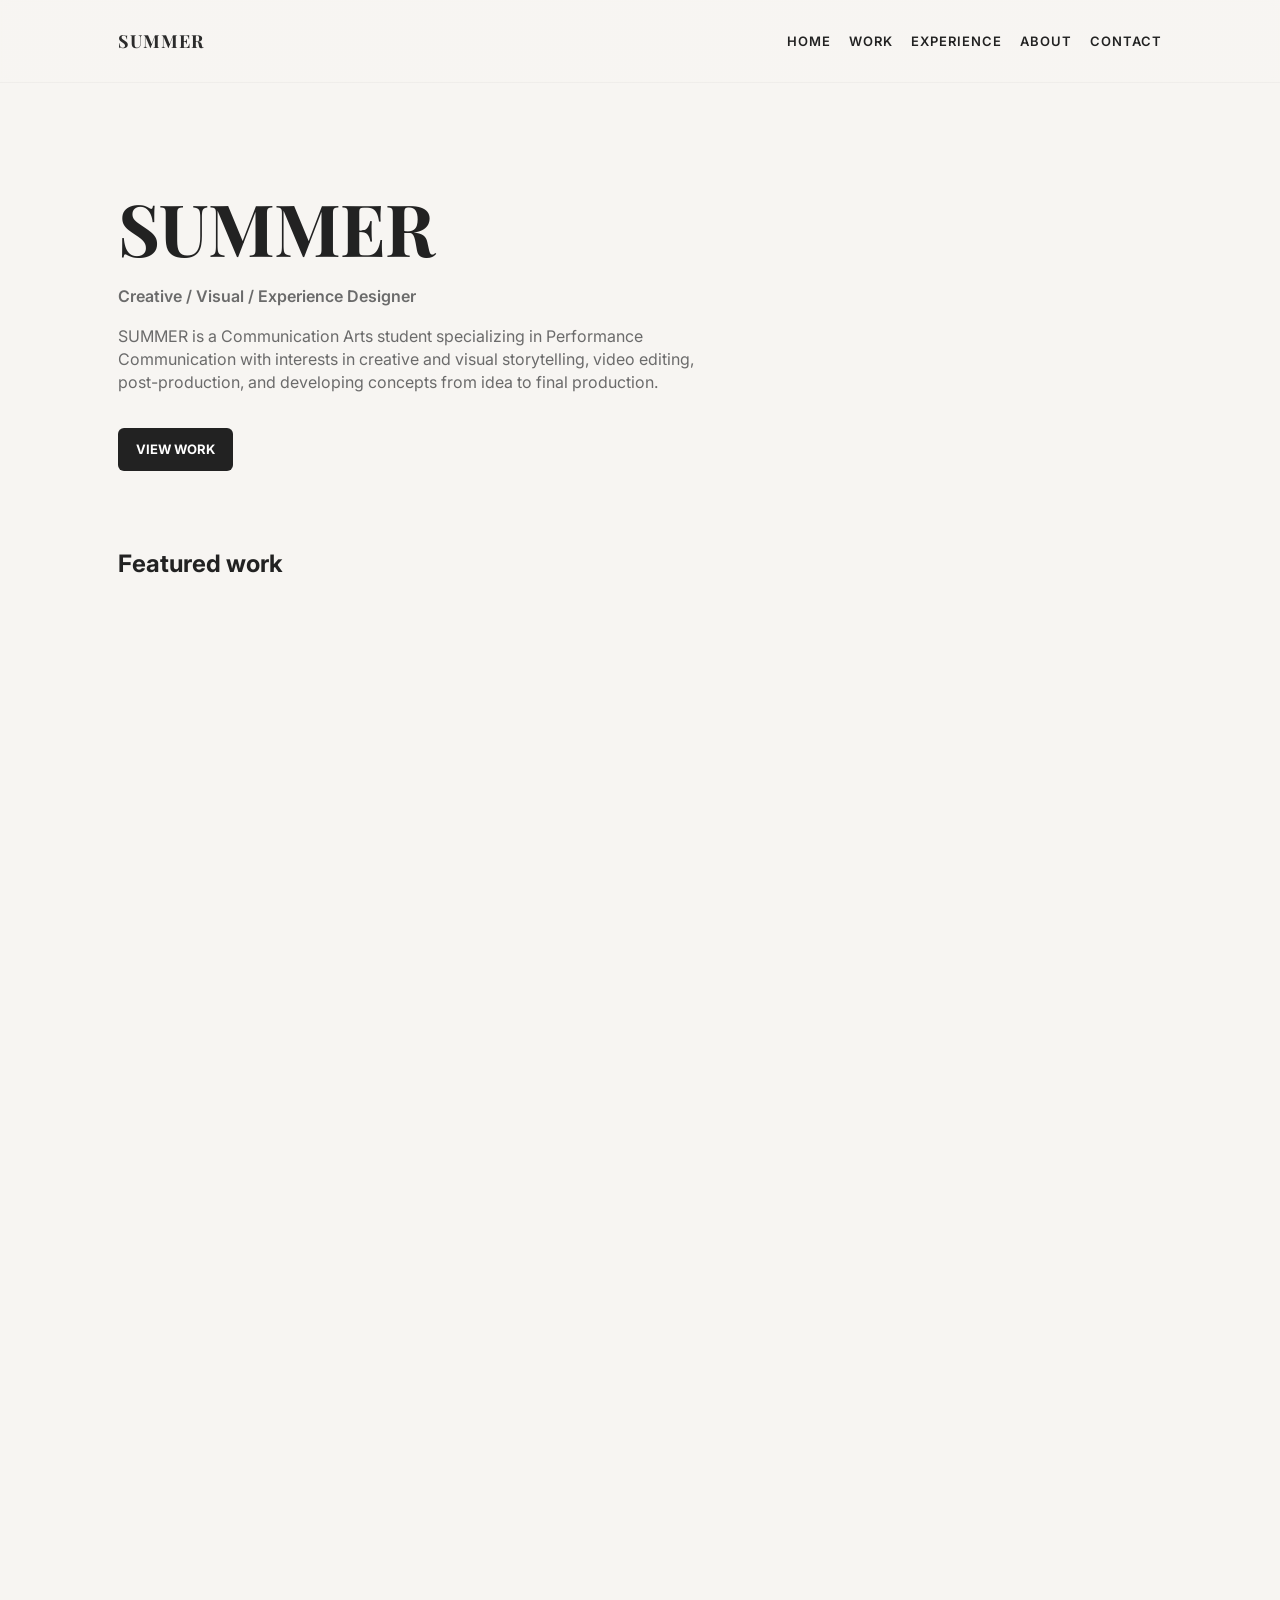
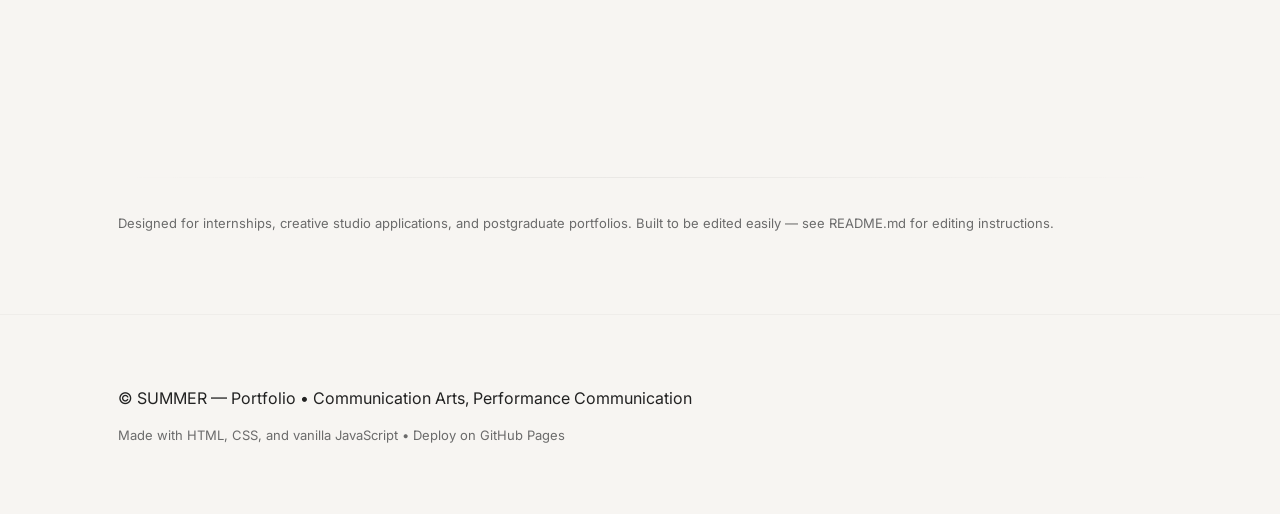
<file: index.html>
<!doctype html>
<html lang="en">
<head>
  <meta charset="utf-8" />
  <meta name="viewport" content="width=device-width,initial-scale=1" />
  <title>SUMMER — Creative / Visual / Experience Designer</title>
  <meta name="description" content="SUMMER — Communication Arts student (Performance Communication). Creative, Visual, Experience Designer — portfolio." />
  <!-- Free Google Fonts (replace if you prefer local fonts) -->
  <link href="https://fonts.googleapis.com/css2?family=Inter:wght@300;400;600;700&family=Playfair+Display:wght@400;700&display=swap" rel="stylesheet">
  <link rel="stylesheet" href="css/styles.css">
</head>
<body class="page-home">
  <a class="skip-link" href="#main">Skip to content</a>

  <header class="site-header" role="banner">
    <div class="container header-inner">
      <a class="brand" href="index.html">SUMMER</a>
      <nav class="main-nav" role="navigation" aria-label="Main navigation">
        <button id="nav-toggle" aria-expanded="false" aria-controls="nav-list" class="nav-toggle">Menu</button>
        <ul id="nav-list" class="nav-list">
          <li><a href="index.html">HOME</a></li>
          <li><a href="work.html">WORK</a></li>
          <li><a href="experience.html">EXPERIENCE</a></li>
          <li><a href="about.html">ABOUT</a></li>
          <li><a href="contact.html">CONTACT</a></li>
        </ul>
      </nav>
    </div>
  </header>

  <main id="main" class="container">
    <!-- HERO -->
    <section class="hero" aria-labelledby="hero-title">
      <div class="hero-inner">
        <h1 id="hero-title" class="hero-title">SUMMER</h1>
        <p class="hero-sub">Creative / Visual / Experience Designer</p>
        <p class="hero-caption">
          SUMMER is a Communication Arts student specializing in Performance Communication with interests in creative and visual storytelling, video editing, post-production, and developing concepts from idea to final production.
        </p>
        <p>
          <a class="cta" href="work.html">VIEW WORK</a>
        </p>
      </div>
    </section>

    <!-- FEATURED WORK -->
    <section id="featured" class="featured-work" aria-labelledby="featured-title">
      <h2 id="featured-title" class="section-title">Featured work</h2>
      <div class="grid featured-grid" id="featured-grid">
        <!-- Featured cards are rendered from projects/data.json by js/main.js.
             If you prefer, replace these with static cards and link to /projects/project.html?id=slug -->
      </div>
    </section>

    <hr class="separator" />

    <section class="intro-note">
      <p class="muted small">Designed for internships, creative studio applications, and postgraduate portfolios. Built to be edited easily — see README.md for editing instructions.</p>
    </section>
  </main>

  <footer class="site-footer" role="contentinfo">
    <div class="container footer-inner">
      <p>© SUMMER — Portfolio • Communication Arts, Performance Communication</p>
      <p class="small muted">Made with HTML, CSS, and vanilla JavaScript • Deploy on GitHub Pages</p>
    </div>
  </footer>

  <script src="js/main.js" defer></script>
</body>
</html>
</file>
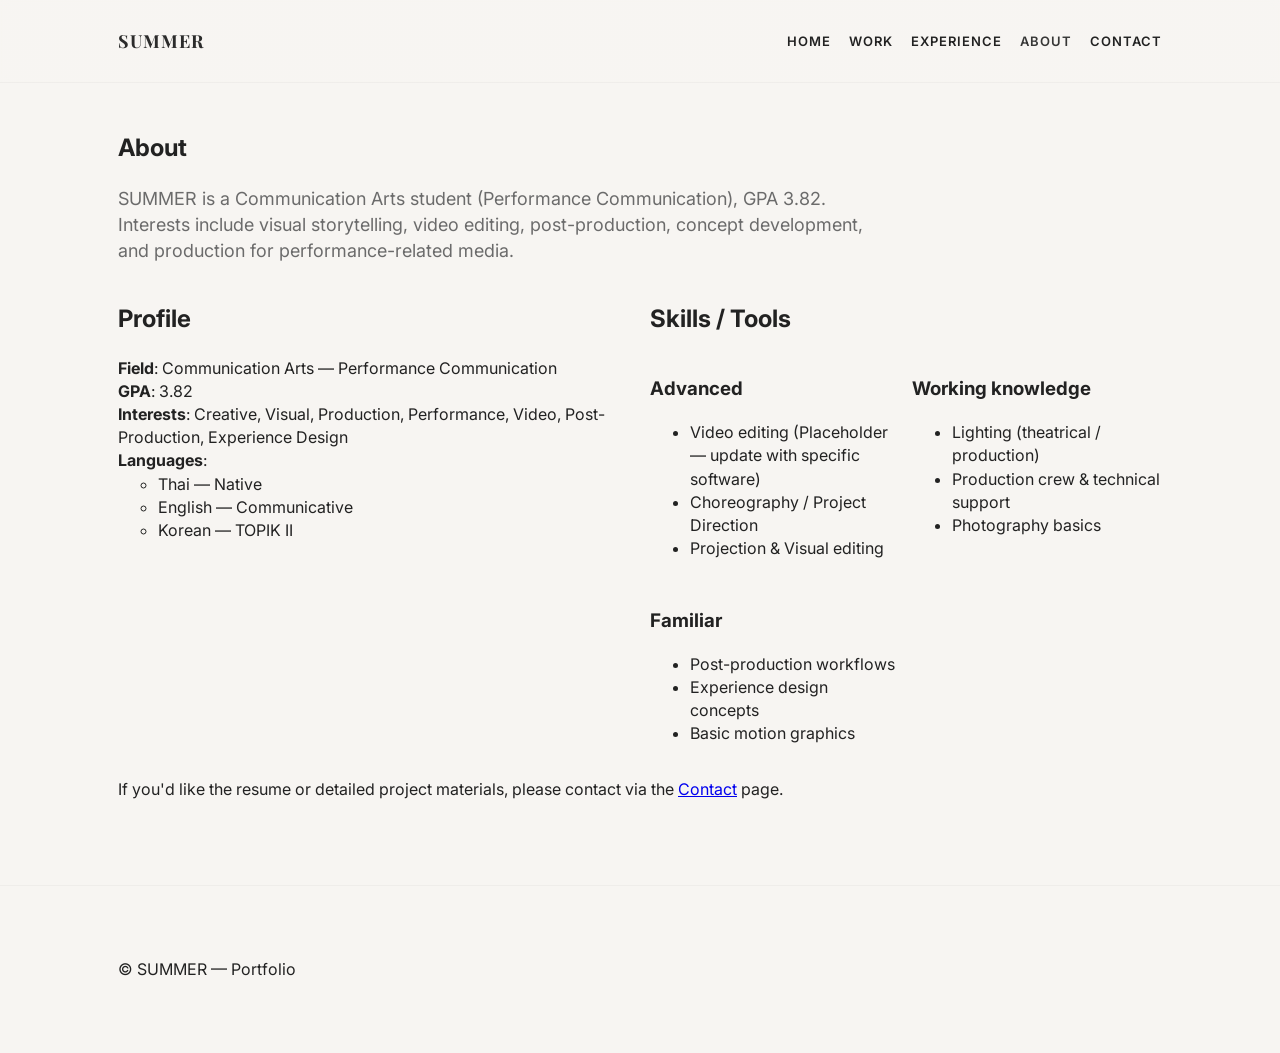
<file: about.html>
<!doctype html>
<html lang="en">
<head>
  <meta charset="utf-8" />
  <meta name="viewport" content="width=device-width,initial-scale=1" />
  <title>About — SUMMER</title>
  <link href="https://fonts.googleapis.com/css2?family=Inter:wght@300;400;600;700&family=Playfair+Display:wght@400;700&display=swap" rel="stylesheet">
  <link rel="stylesheet" href="css/styles.css">
</head>
<body class="page-about">
  <a class="skip-link" href="#about-main">Skip to content</a>

  <header class="site-header">
    <div class="container header-inner">
      <a class="brand" href="index.html">SUMMER</a>
      <nav class="main-nav" role="navigation" aria-label="Main navigation">
        <button id="nav-toggle" aria-expanded="false" aria-controls="nav-list" class="nav-toggle">Menu</button>
        <ul id="nav-list" class="nav-list">
          <li><a href="index.html">HOME</a></li>
          <li><a href="work.html">WORK</a></li>
          <li><a href="experience.html">EXPERIENCE</a></li>
          <li><a class="active" href="about.html">ABOUT</a></li>
          <li><a href="contact.html">CONTACT</a></li>
        </ul>
      </nav>
    </div>
  </header>

  <main id="about-main" class="container about-main">
    <section class="about-intro">
      <h1 class="page-heading">About</h1>
      <p class="lead">
        SUMMER is a Communication Arts student (Performance Communication), GPA 3.82. Interests include visual storytelling, video editing, post-production, concept development, and production for performance-related media.
      </p>
    </section>

    <section class="about-details">
      <div class="grid two-column">
        <div>
          <h2>Profile</h2>
          <ul class="profile-list">
            <li><strong>Field</strong>: Communication Arts — Performance Communication</li>
            <li><strong>GPA</strong>: 3.82</li>
            <li><strong>Interests</strong>: Creative, Visual, Production, Performance, Video, Post-Production, Experience Design</li>
            <li><strong>Languages</strong>:
              <ul>
                <li>Thai — Native</li>
                <li>English — Communicative</li>
                <li>Korean — TOPIK II</li>
              </ul>
            </li>
          </ul>
        </div>
        <div>
          <h2>Skills / Tools</h2>
          <div class="skills-grid">
            <div>
              <h3>Advanced</h3>
              <ul>
                <li>Video editing (Placeholder — update with specific software)</li>
                <li>Choreography / Project Direction</li>
                <li>Projection & Visual editing</li>
              </ul>
            </div>
            <div>
              <h3>Working knowledge</h3>
              <ul>
                <li>Lighting (theatrical / production)</li>
                <li>Production crew & technical support</li>
                <li>Photography basics</li>
              </ul>
            </div>
            <div>
              <h3>Familiar</h3>
              <ul>
                <li>Post-production workflows</li>
                <li>Experience design concepts</li>
                <li>Basic motion graphics</li>
              </ul>
            </div>
          </div>
        </div>
      </div>
    </section>

    <section class="cta-contact">
      <p>If you'd like the resume or detailed project materials, please contact via the <a href="contact.html">Contact</a> page.</p>
    </section>
  </main>

  <footer class="site-footer">
    <div class="container footer-inner">
      <p>© SUMMER — Portfolio</p>
    </div>
  </footer>
  <script src="js/main.js" defer></script>
</body>
</html>
</file>
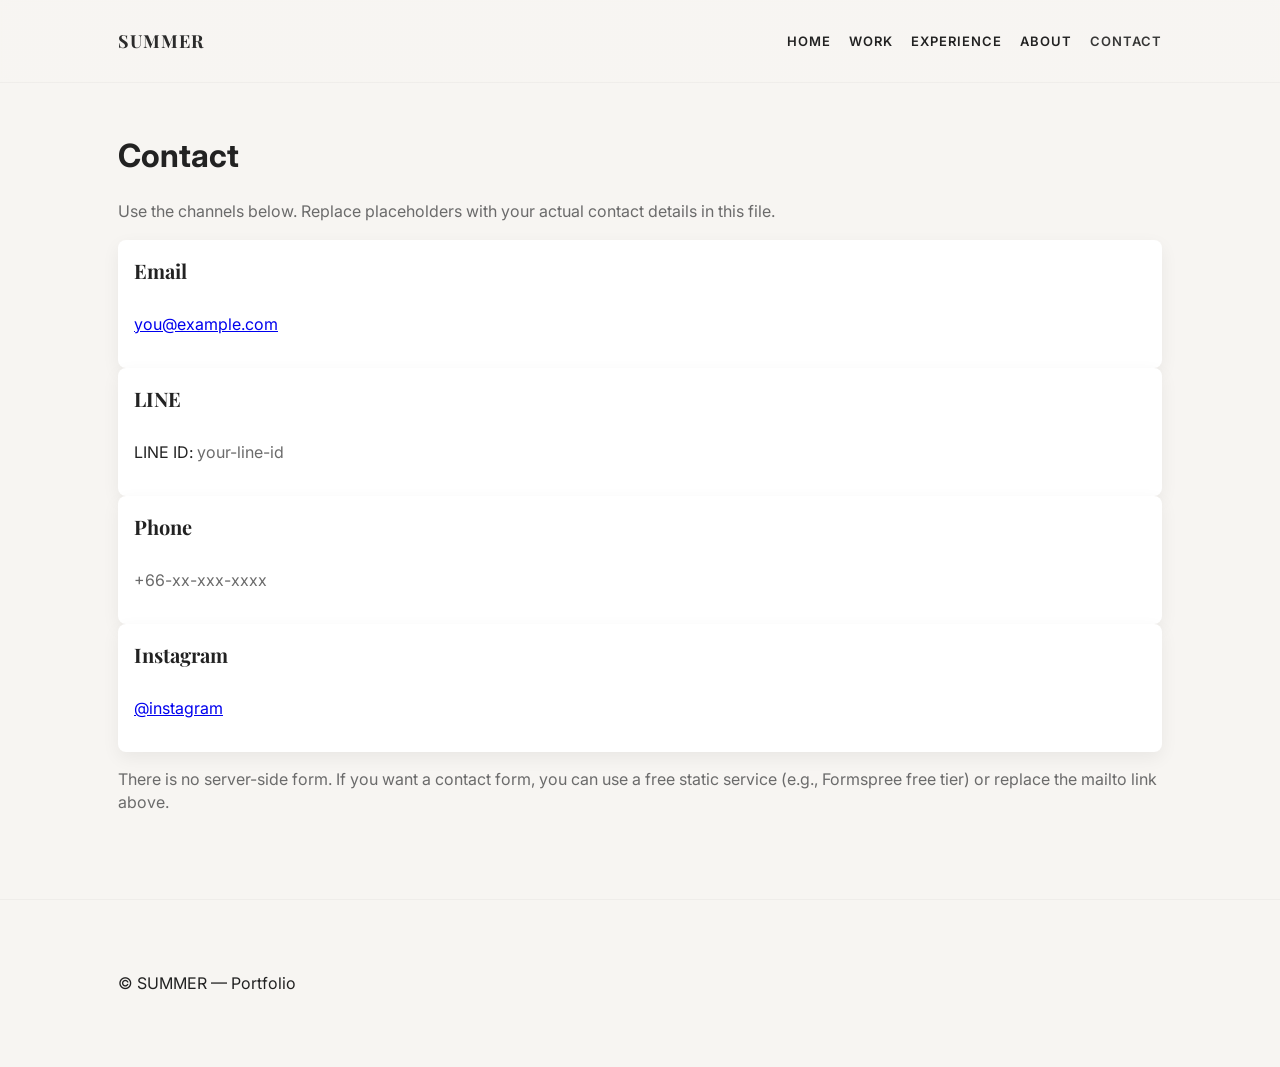
<file: contact.html>
<!doctype html>
<html lang="en">
<head>
  <meta charset="utf-8" />
  <meta name="viewport" content="width=device-width,initial-scale=1" />
  <title>Contact — SUMMER</title>
  <link href="https://fonts.googleapis.com/css2?family=Inter:wght@300;400;600;700&family=Playfair+Display:wght@400;700&display=swap" rel="stylesheet">
  <link rel="stylesheet" href="css/styles.css">
</head>
<body class="page-contact">
  <a class="skip-link" href="#contact-main">Skip to content</a>

  <header class="site-header">
    <div class="container header-inner">
      <a class="brand" href="index.html">SUMMER</a>
      <nav class="main-nav" role="navigation" aria-label="Main navigation">
        <button id="nav-toggle" aria-expanded="false" aria-controls="nav-list" class="nav-toggle">Menu</button>
        <ul id="nav-list" class="nav-list">
          <li><a href="index.html">HOME</a></li>
          <li><a href="work.html">WORK</a></li>
          <li><a href="experience.html">EXPERIENCE</a></li>
          <li><a href="about.html">ABOUT</a></li>
          <li><a class="active" href="contact.html">CONTACT</a></li>
        </ul>
      </nav>
    </div>
  </header>

  <main id="contact-main" class="container contact-main">
    <h1 class="page-heading">Contact</h1>
    <p class="muted">Use the channels below. Replace placeholders with your actual contact details in this file.</p>

    <section class="contact-cards two-column">
      <div class="card">
        <h3>Email</h3>
        <p><!-- Replace with real email address --> <a href="mailto:you@example.com">you@example.com</a></p>
      </div>
      <div class="card">
        <h3>LINE</h3>
        <p><!-- Replace with LINE ID --> LINE ID: <span class="muted">your-line-id</span></p>
      </div>
      <div class="card">
        <h3>Phone</h3>
        <p><!-- Replace with phone number --> <span class="muted">+66-xx-xxx-xxxx</span></p>
      </div>
      <div class="card">
        <h3>Instagram</h3>
        <p><!-- Replace with Instagram link --> <a href="#" rel="noopener" target="_blank">@instagram</a></p>
      </div>
    </section>

    <section class="note">
      <p class="muted">There is no server-side form. If you want a contact form, you can use a free static service (e.g., Formspree free tier) or replace the mailto link above.</p>
    </section>
  </main>

  <footer class="site-footer">
    <div class="container footer-inner">
      <p>© SUMMER — Portfolio</p>
    </div>
  </footer>

  <script src="js/main.js" defer></script>
</body>
</html>
</file>
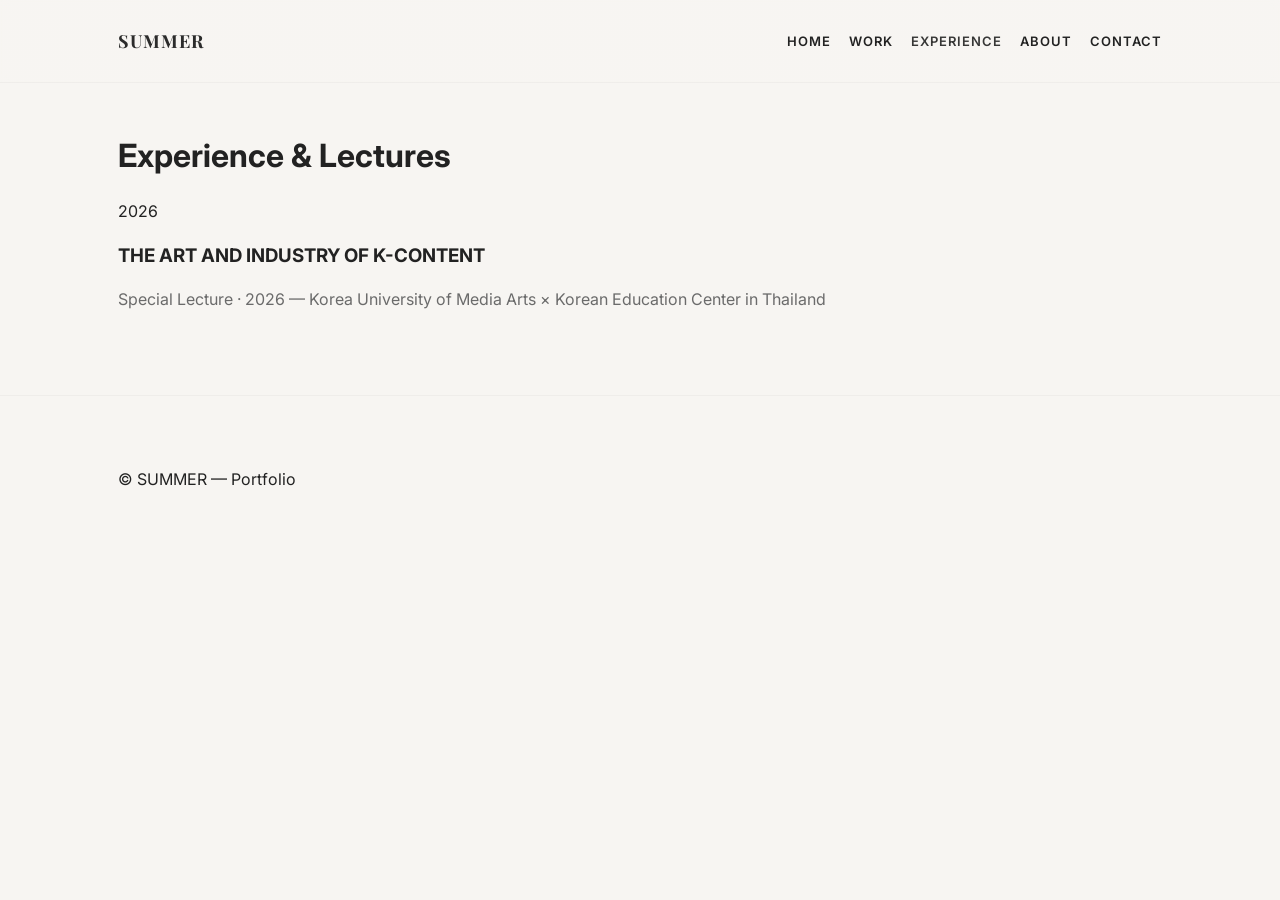
<file: experience.html>
<!doctype html>
<html lang="en">
<head>
  <meta charset="utf-8" />
  <meta name="viewport" content="width=device-width,initial-scale=1" />
  <title>Experience — SUMMER</title>
  <link href="https://fonts.googleapis.com/css2?family=Inter:wght@300;400;600;700&family=Playfair+Display:wght@400;700&display=swap" rel="stylesheet">
  <link rel="stylesheet" href="css/styles.css">
</head>
<body class="page-experience">
  <a class="skip-link" href="#experience-main">Skip to content</a>

  <header class="site-header">
    <div class="container header-inner">
      <a class="brand" href="index.html">SUMMER</a>
      <nav class="main-nav" role="navigation" aria-label="Main navigation">
        <button id="nav-toggle" aria-expanded="false" aria-controls="nav-list" class="nav-toggle">Menu</button>
        <ul id="nav-list" class="nav-list">
          <li><a href="index.html">HOME</a></li>
          <li><a href="work.html">WORK</a></li>
          <li><a class="active" href="experience.html">EXPERIENCE</a></li>
          <li><a href="about.html">ABOUT</a></li>
          <li><a href="contact.html">CONTACT</a></li>
        </ul>
      </nav>
    </div>
  </header>

  <main id="experience-main" class="container experience-main">
    <h1 class="page-heading">Experience & Lectures</h1>

    <section class="timeline">
      <div class="timeline-item">
        <time class="timeline-time">2026</time>
        <div class="timeline-body">
          <h3>THE ART AND INDUSTRY OF K-CONTENT</h3>
          <p class="muted">Special Lecture · 2026 — Korea University of Media Arts × Korean Education Center in Thailand</p>
        </div>
      </div>

      <!-- Add more timeline items here if needed. To add items, edit /projects/data.json or this file. -->
    </section>
  </main>

  <footer class="site-footer">
    <div class="container footer-inner">
      <p>© SUMMER — Portfolio</p>
    </div>
  </footer>

  <script src="js/main.js" defer></script>
</body>
</html>
</file>
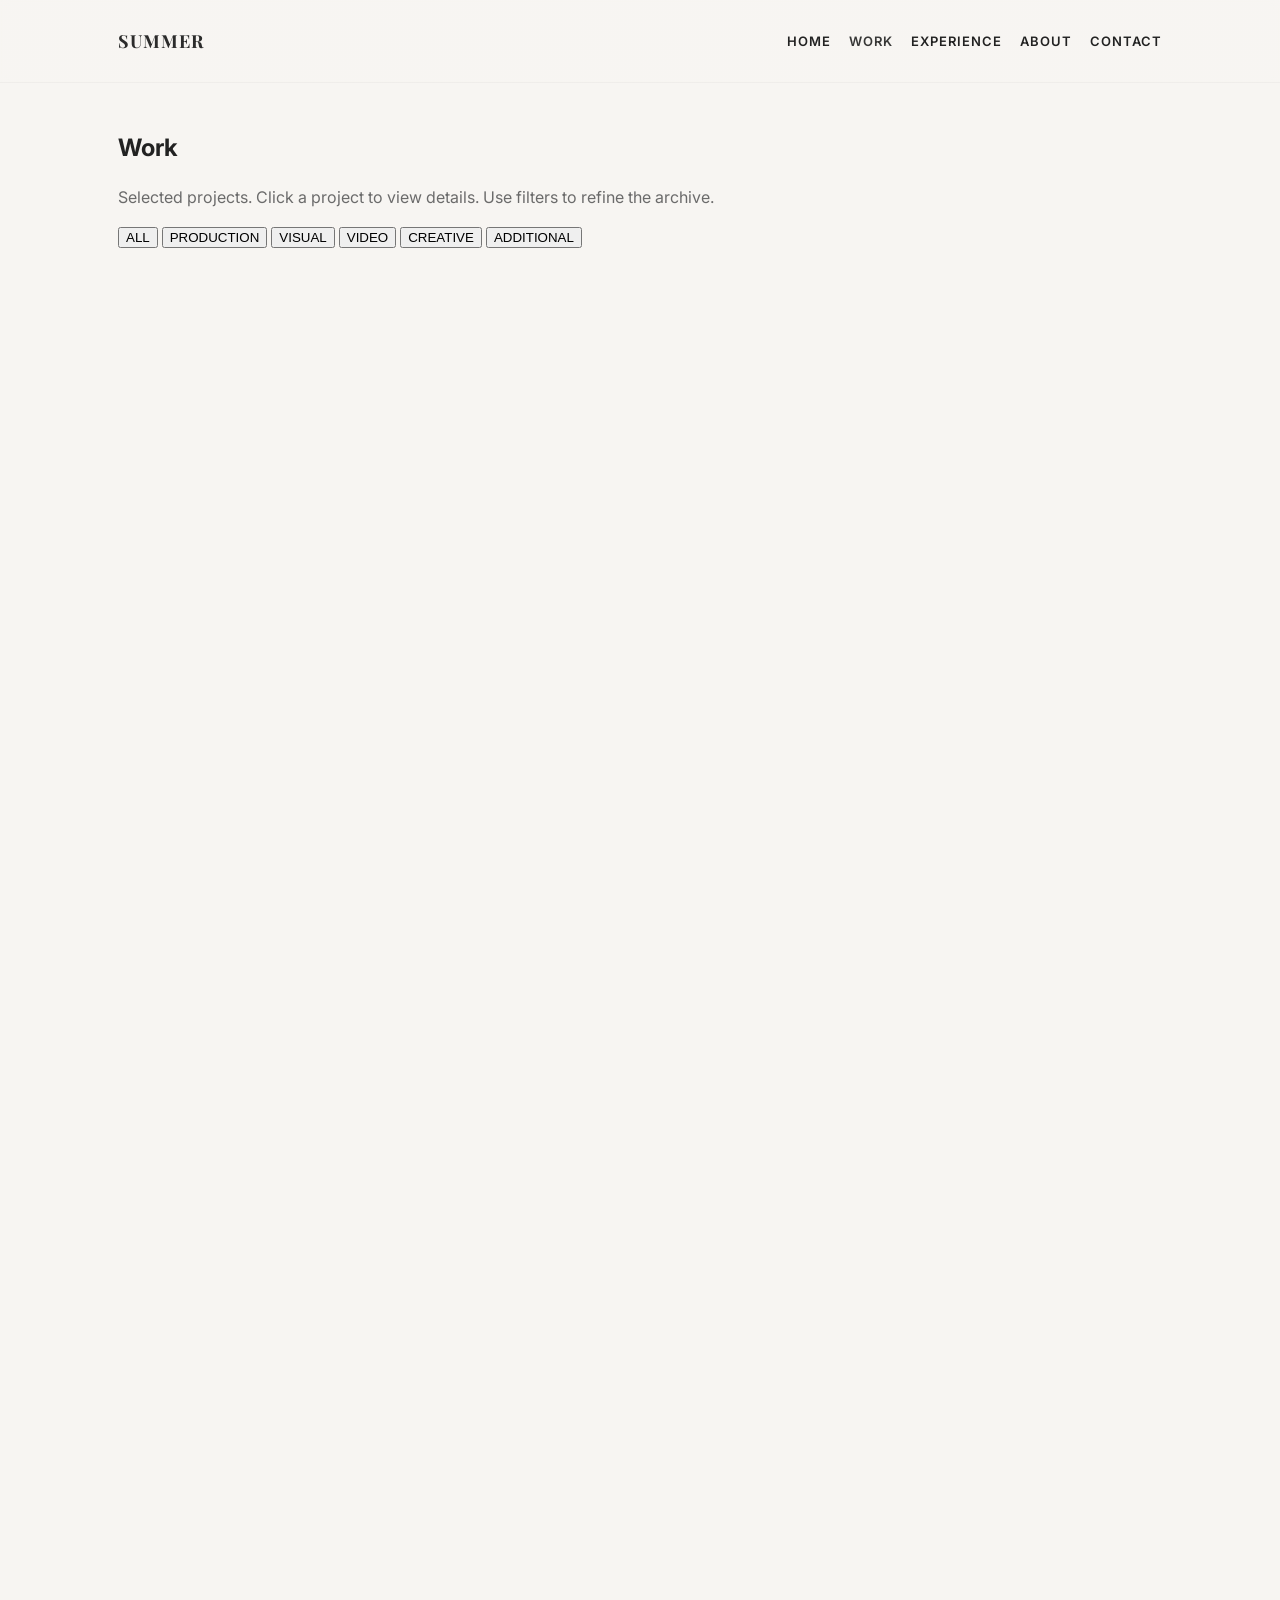
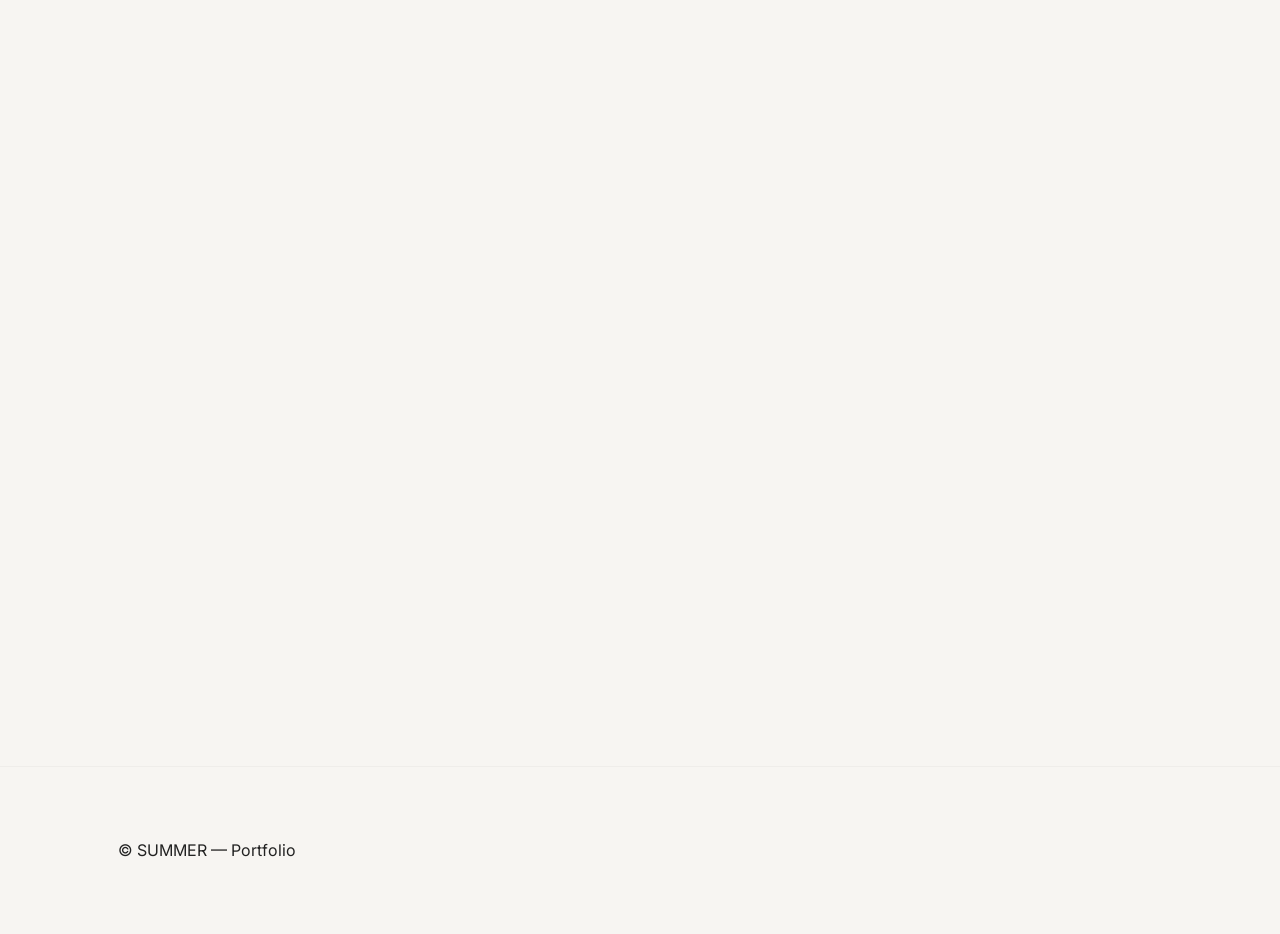
<file: work.html>
<!doctype html>
<html lang="en">
<head>
  <meta charset="utf-8" />
  <meta name="viewport" content="width=device-width,initial-scale=1" />
  <title>Work — SUMMER</title>
  <link href="https://fonts.googleapis.com/css2?family=Inter:wght@300;400;600;700&family=Playfair+Display:wght@400;700&display=swap" rel="stylesheet">
  <link rel="stylesheet" href="css/styles.css">
</head>
<body class="page-work">
  <a class="skip-link" href="#work-grid">Skip to content</a>
  <header class="site-header">
    <div class="container header-inner">
      <a class="brand" href="index.html">SUMMER</a>
      <nav class="main-nav" role="navigation" aria-label="Main navigation">
        <button id="nav-toggle" aria-expanded="false" aria-controls="nav-list" class="nav-toggle">Menu</button>
        <ul id="nav-list" class="nav-list">
          <li><a href="index.html">HOME</a></li>
          <li><a class="active" href="work.html">WORK</a></li>
          <li><a href="experience.html">EXPERIENCE</a></li>
          <li><a href="about.html">ABOUT</a></li>
          <li><a href="contact.html">CONTACT</a></li>
        </ul>
      </nav>
    </div>
  </header>

  <main class="container">
    <section class="work-hero" aria-labelledby="work-title">
      <h1 id="work-title" class="page-heading">Work</h1>
      <p class="muted">Selected projects. Click a project to view details. Use filters to refine the archive.</p>
    </section>

    <section class="filters" aria-label="Project filters">
      <div class="filter-buttons" role="tablist" aria-label="Project categories">
        <button class="filter-button active" data-filter="All" aria-pressed="true">ALL</button>
        <button class="filter-button" data-filter="PRODUCTION">PRODUCTION</button>
        <button class="filter-button" data-filter="VISUAL">VISUAL</button>
        <button class="filter-button" data-filter="VIDEO">VIDEO</button>
        <button class="filter-button" data-filter="CREATIVE">CREATIVE</button>
        <button class="filter-button" data-filter="ADDITIONAL">ADDITIONAL</button>
      </div>
    </section>

    <section id="work-grid" class="grid work-grid" aria-live="polite" aria-atomic="false">
      <!-- Project cards inserted by JS from projects/data.json -->
      <noscript>
        <p class="muted">This page requires JavaScript to load project content. Please enable JavaScript or view individual project pages directly in /projects/</p>
      </noscript>
    </section>
  </main>

  <footer class="site-footer">
    <div class="container footer-inner">
      <p>© SUMMER — Portfolio</p>
    </div>
  </footer>

  <script src="js/main.js" defer></script>
</body>
</html>
</file>
<file: css/styles.css>
/* name=css/styles.css
   Editorial • minimal • cinematic — replace colors, fonts as you wish.
   Comments show where to edit. */

/* === Variables === */
:root{
  --bg: #f7f5f2; /* warm off-white */
  --paper: #ffffff;
  --text: #222222;
  --muted: #6b6b6b;
  --accent: #2b2b2b; /* subtle dark accent */
  --shadow: rgba(16,16,16,.06);
  --max-width: 1100px;
  --transition: 280ms cubic-bezier(.2,.9,.2,1);
  --radius: 6px;
  --focus: 3px solid rgba(45, 100, 255, 0.12);
}

*{box-sizing:border-box}
html,body{height:100%}
body{
  margin:0;
  font-family: "Inter", system-ui, -apple-system, "Segoe UI", Roboto, "Helvetica Neue", Arial;
  color:var(--text);
  background:var(--bg);
  -webkit-font-smoothing:antialiased;
  -moz-osx-font-smoothing:grayscale;
  line-height:1.45;
}

/* Layout */
.container{max-width:var(--max-width);margin:0 auto;padding:28px}
/* Header */
.site-header{position:sticky;top:0;backdrop-filter:blur(4px);background:linear-gradient(rgba(247,245,242,.6), rgba(247,245,242,.6));border-bottom:1px solid rgba(0,0,0,.03);z-index:50}
.header-inner{display:flex;align-items:center;justify-content:space-between}
.brand{font-family:"Playfair Display", serif;font-weight:700;font-size:18px;color:var(--accent);text-decoration:none;letter-spacing:1px}
.main-nav{position:relative}
.nav-toggle{display:none;background:none;border:1px solid transparent;padding:8px 12px;border-radius:4px;cursor:pointer}
.nav-list{list-style:none;margin:0;padding:0;display:flex;gap:18px}
.nav-list a{color:var(--text);text-decoration:none;font-weight:600;font-size:13px;letter-spacing:1px}
.nav-list a.active{opacity:0.9}
.skip-link{position:absolute;left:-9999px;top:auto;width:1px;height:1px;overflow:hidden}
.skip-link:focus{left:8px;top:8px;width:auto;height:auto;background:var(--paper);padding:8px;border-radius:4px;z-index:999}

/* Hero */
.hero{padding:64px 0 40px 0;display:flex;align-items:center;gap:40px}
.hero-inner{max-width:720px}
.hero-title{font-family:"Playfair Display", serif;font-size:72px;margin:0;letter-spacing:-1px}
.hero-sub{font-weight:600;margin-top:6px;color:var(--muted)}
.hero-caption{color:var(--muted);margin-top:12px;max-width:60ch}

.cta{display:inline-block;margin-top:18px;padding:12px 18px;background:var(--text);color:var(--paper);text-decoration:none;border-radius:6px;font-weight:700;transition:transform var(--transition);font-size:13px}
.cta:hover{transform:translateY(-3px)}

/* Featured grid & cards */
.grid{display:grid;gap:20px}
.featured-grid{grid-template-columns:repeat(2,1fr);align-items:start}
.card{background:var(--paper);box-shadow:0 6px 18px var(--shadow);padding:16px;border-radius:8px;overflow:hidden;display:flex;flex-direction:column;gap:12px;transition:transform var(--transition),box-shadow var(--transition)}
.card:hover{transform:translateY(-6px)}
.card .thumb{width:100%;height:220px;object-fit:cover;border-radius:6px;background:#e9e9e9}
.card h3{margin:0;font-family:"Playfair Display",serif;font-size:20px}
.card .meta{font-size:13px;color:var(--muted);font-weight:600;letter-spacing:.6px}

/* Work grid */
.work-grid{grid-template-columns:repeat(3,1fr);margin-top:20px}
.project-card{cursor:pointer;display:block;text-decoration:none;color:inherit}
.project-card .thumb{height:200px;border-radius:6px;overflow:hidden;background:#efefef}
.project-card .info{padding:10px 6px}
.project-card .title{font-weight:700;margin:0}
.project-card .sub{color:var(--muted);font-size:13px}

/* Project page */
.project-container{padding:36px}
.project-hero{display:grid;grid-template-columns:1fr 360px;gap:32px}
.project-gallery{display:grid;gap:12px}
.gallery-img{width:100%;height:320px;object-fit:cover;border-radius:6px}
.project-meta{background:var(--paper);padding:16px;border-radius:8px;box-shadow:0 6px 12px var(--shadow)}
.project-section{margin-top:28px}

/* About & Experience */
.two-column{grid-template-columns:1fr 1fr}
.skills-grid{display:grid;grid-template-columns:repeat(2,1fr);gap:12px}
.profile-list{list-style:none;padding-left:0}
.muted{color:var(--muted)}
.small{font-size:13px}

/* Footer */
.site-footer{padding:28px 0;border-top:1px solid rgba(0,0,0,.03);margin-top:40px}

/* Responsive */
@media (max-width:980px){
  .featured-grid{grid-template-columns:1fr}
  .work-grid{grid-template-columns:repeat(2,1fr)}
  .project-hero{grid-template-columns:1fr}
  .hero-title{font-size:48px}
}
@media (max-width:640px){
  .container{padding:18px}
  .nav-toggle{display:inline-block}
  .nav-list{position:absolute;right:12px;top:54px;background:var(--paper);padding:8px;border-radius:8px;flex-direction:column;display:none;min-width:160px;box-shadow:0 8px 24px rgba(0,0,0,.08)}
  .nav-list.show{display:flex}
  .work-grid{grid-template-columns:1fr}
  .hero{padding:36px 0}
  .hero-title{font-size:34px}
  .card .thumb{height:160px}
}

/* Accessibility focus */
a:focus,button:focus{outline:none;box-shadow:var(--focus);border-radius:6px}

/* Utility */
.separator{border:0;height:1px;background:linear-gradient(90deg,transparent,var(--shadow),transparent);margin:36px 0}
.lead{font-size:18px;color:var(--muted);max-width:70ch}

/* animations (subtle) */
.fade-in{opacity:0;transform:translateY(10px);transition:opacity 480ms ease,transform 480ms ease}
.fade-in.is-visible{opacity:1;transform:none}
</file>
